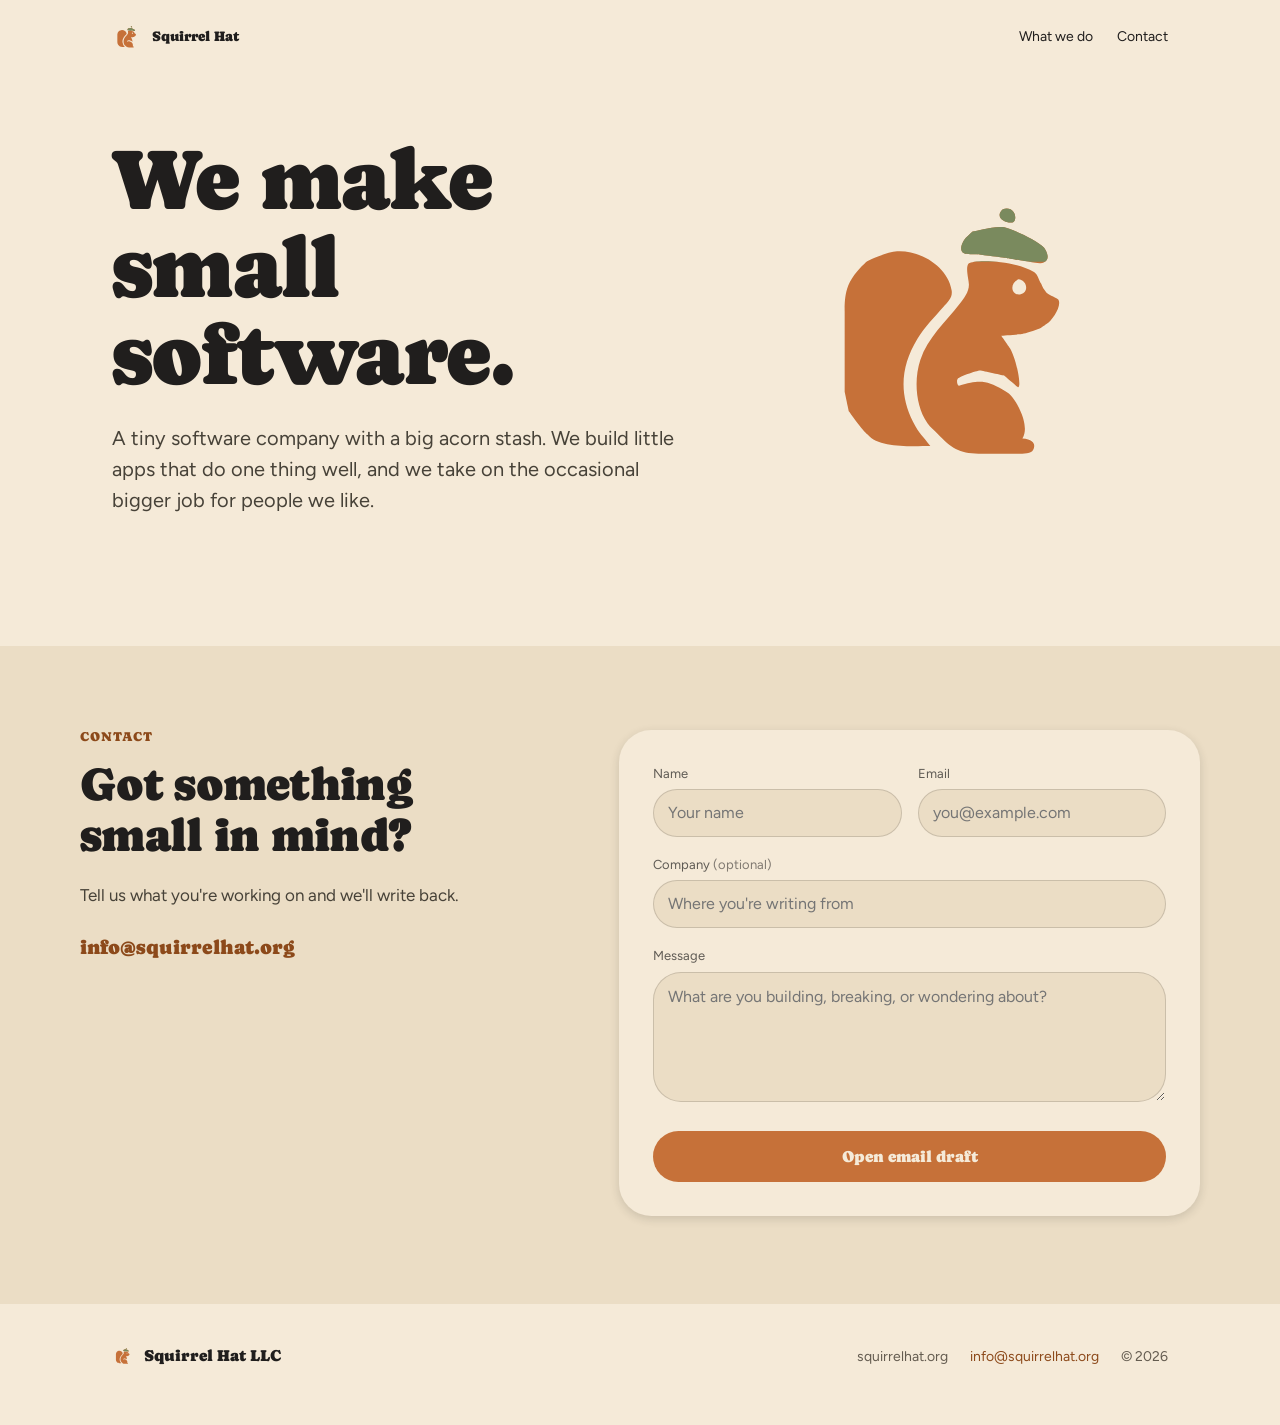
<file: index.html>
<!DOCTYPE html>
<html lang="en">
<head>
<meta charset="utf-8">
<meta name="viewport" content="width=device-width, initial-scale=1">
<title>Squirrel Hat - We make small software.</title>
<meta name="description" content="Squirrel Hat LLC is a tiny software company. We build little apps that do one thing well, and take on the occasional bigger job for people we like.">
<link rel="icon" href="assets/mascot.svg" type="image/svg+xml">
<link rel="icon" href="assets/favicon-32.png" type="image/png" sizes="32x32">
<link rel="shortcut icon" href="favicon.ico">
<link rel="apple-touch-icon" href="assets/apple-touch-icon.png">
<link rel="stylesheet" href="css/styles.css">
<link rel="preconnect" href="https://fonts.gstatic.com" crossorigin>
</head>
<body>
<div class="sh-page">

  <nav class="nav sh-nav">
    <a href="#top" class="nav-brand">
      <img class="sh-brand-mark" src="assets/mascot.svg" alt="" />
      Squirrel Hat
    </a>
    <a href="#work">What we do</a>
    <a href="#contact">Contact</a>
  </nav>

  <section id="top" class="sh-hero">
    <div class="sh-hero-copy">
      <h1>We make small software.</h1>
      <p class="sh-hero-lede">A tiny software company with a big acorn stash. We build little apps that do one thing well, and we take on the occasional bigger job for people we like.</p>
      <div class="sh-hero-actions">
        <!-- <a href="#contact" class="btn btn-primary">Say hello</a> -->
        <!-- <a href="#work" class="btn btn-secondary">See what we do</a> -->
      </div>
    </div>

    <div class="sh-mascot-wrap">
      <img class="sh-mascot" src="assets/mascot.svg" alt="Squirrel Hat mascot — a squirrel wearing an acorn cap" />
    </div>
  </section>

  <!-- <section id="work" class="sh-work">
    <h6>What we do</h6>
    <h2>Three hats, hung by the door.</h2>
    <p class="sh-work-lede">We're new, so the shelf is still mostly empty — but here's the shape of the work.</p>

    <div class="sh-work-grid">
      <div class="card elev-sm">
        <span class="sh-dot sh-dot--apps"></span>
        <div class="card-title">Little apps</div>
        <p class="card-body">Small, unrelated tools that scratch a specific itch. No dashboards, no onboarding flow, no five-year roadmap. Just the thing you needed.</p>
      </div>
      <div class="card elev-sm">
        <span class="sh-dot sh-dot--work"></span>
        <div class="card-title">Software work</div>
        <p class="card-body">Building, fixing, or finishing software for other people. Prototypes, internal tools, the app that's been 90% done since spring.</p>
      </div>
      <div class="card elev-sm">
        <span class="sh-dot sh-dot--experiments"></span>
        <div class="card-title">Odd experiments</div>
        <p class="card-body">Things we build because we're curious. Some become products, most stay in the tree. You'll hear about them either way.</p>
      </div>
    </div>
  </section> -->

  <section id="contact" class="sh-contact">
    <div class="sh-contact-grid">
      <div>
        <h6>Contact</h6>
        <h2>Got something small in mind?</h2>
        <p class="sh-contact-lede">Tell us what you're working on and we'll write back. </p>
        <p class="sh-contact-email"><a href="mailto:info@squirrelhat.org">info@squirrelhat.org</a></p>
      </div>

      <div class="card elev-md sh-contact-card">
        <div id="sh-sent" class="sh-sent">
          <span class="sh-sent-icon"></span>
          <div class="sh-sent-title">Draft ready.</div>
          <p class="sh-sent-body">Thanks <span id="sh-sent-name"></span> — we opened a draft in your email app. Just hit send and we'll get back to you shortly.</p>
          <button type="button" id="sh-reset" class="btn btn-secondary">Send another</button>
        </div>

        <form id="sh-contact-form" class="sh-form">
          <div class="sh-form-row">
            <div class="field">
              <label for="sh-name">Name</label>
              <input id="sh-name" class="input" name="name" required placeholder="Your name" />
            </div>
            <div class="field">
              <label for="sh-email">Email</label>
              <input id="sh-email" class="input" name="email" type="email" required placeholder="you@example.com" />
            </div>
          </div>
          <div class="field">
            <label for="sh-company">Company <span class="text-muted">(optional)</span></label>
            <input id="sh-company" class="input" name="company" placeholder="Where you're writing from" />
          </div>
          <div class="field">
            <label for="sh-message">Message</label>
            <textarea id="sh-message" class="input" name="message" required placeholder="What are you building, breaking, or wondering about?"></textarea>
          </div>
          <button type="submit" class="btn btn-primary btn-block">Open email draft</button>
        </form>
      </div>
    </div>
  </section>

  <footer class="sh-footer">
    <div class="sh-footer-brand">
      <img class="sh-footer-mark" src="assets/mascot.svg" alt="" />
      Squirrel Hat LLC
    </div>
    <div class="sh-footer-links">
      <span>squirrelhat.org</span>
      <a href="mailto:info@squirrelhat.org">info@squirrelhat.org</a>
      <span>© 2026</span>
    </div>
  </footer>
</div>

<script src="js/main.js"></script>
</body>
</html>
</file>
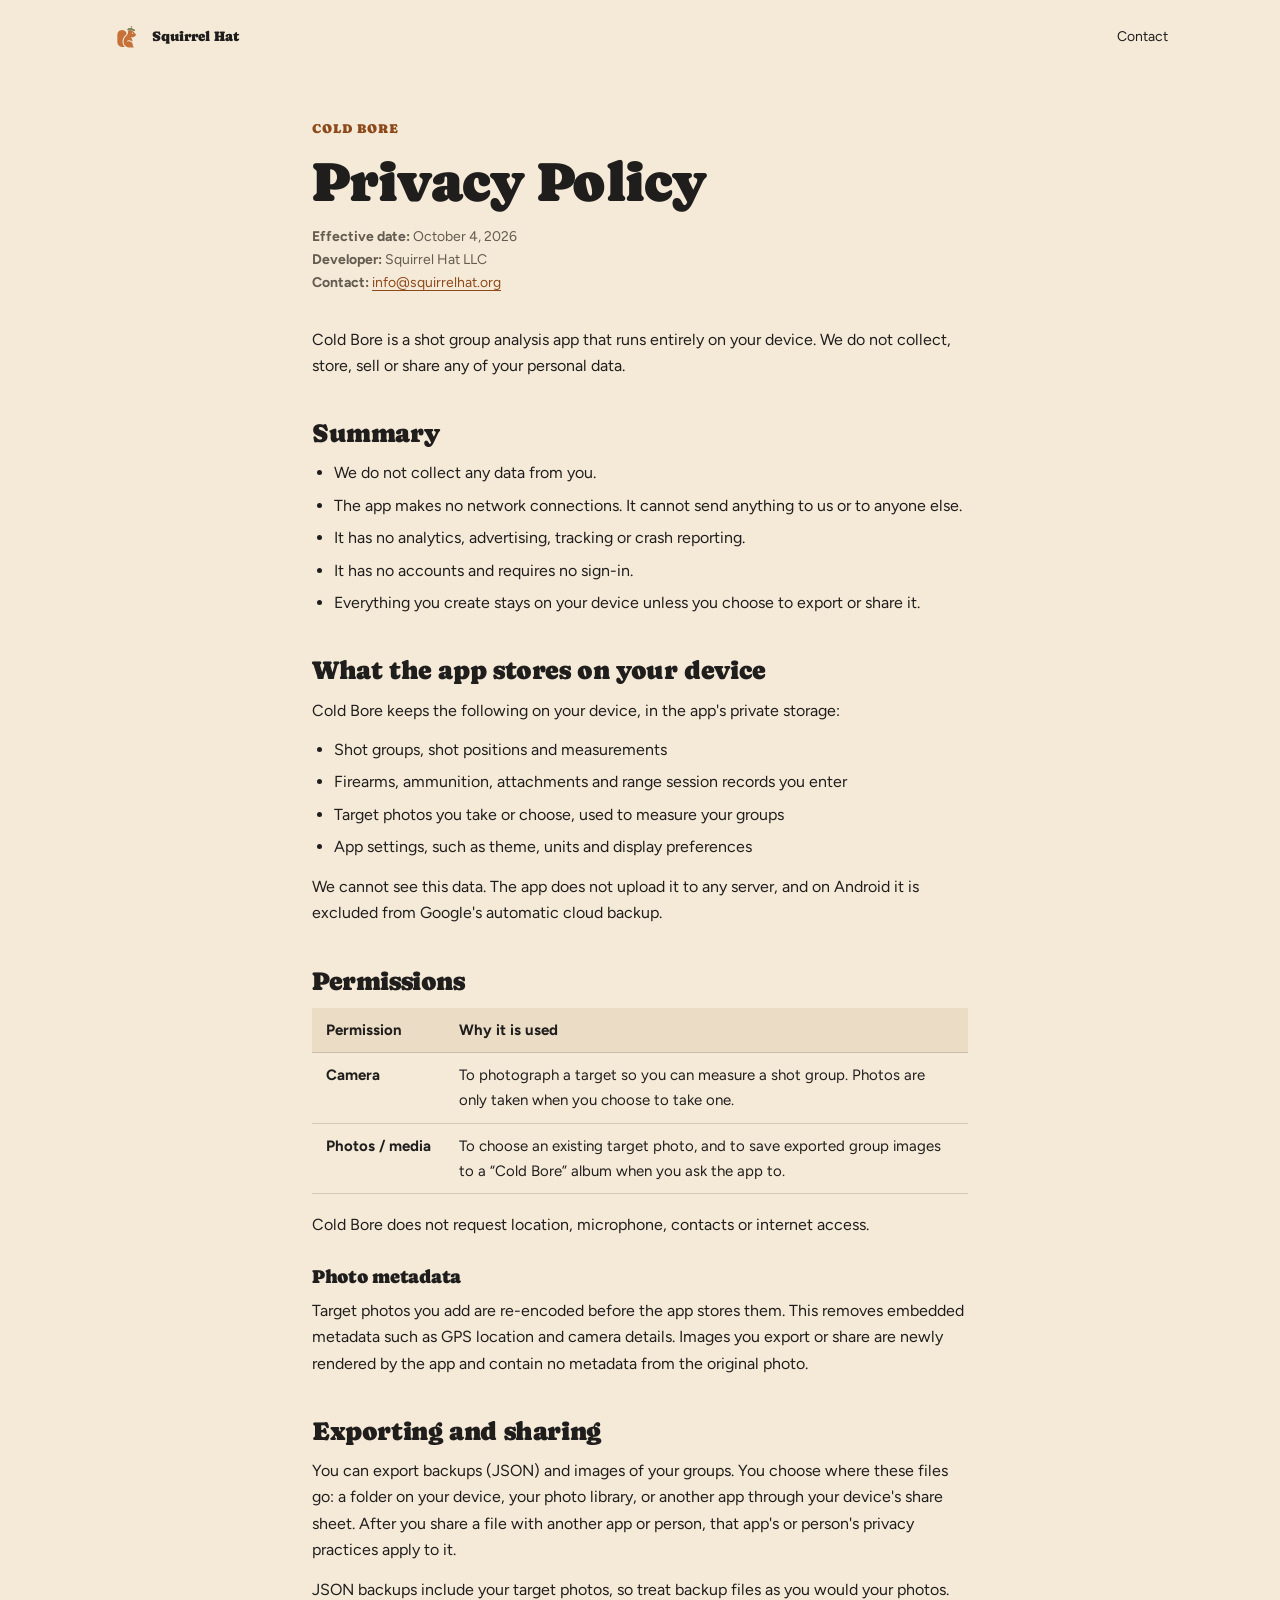
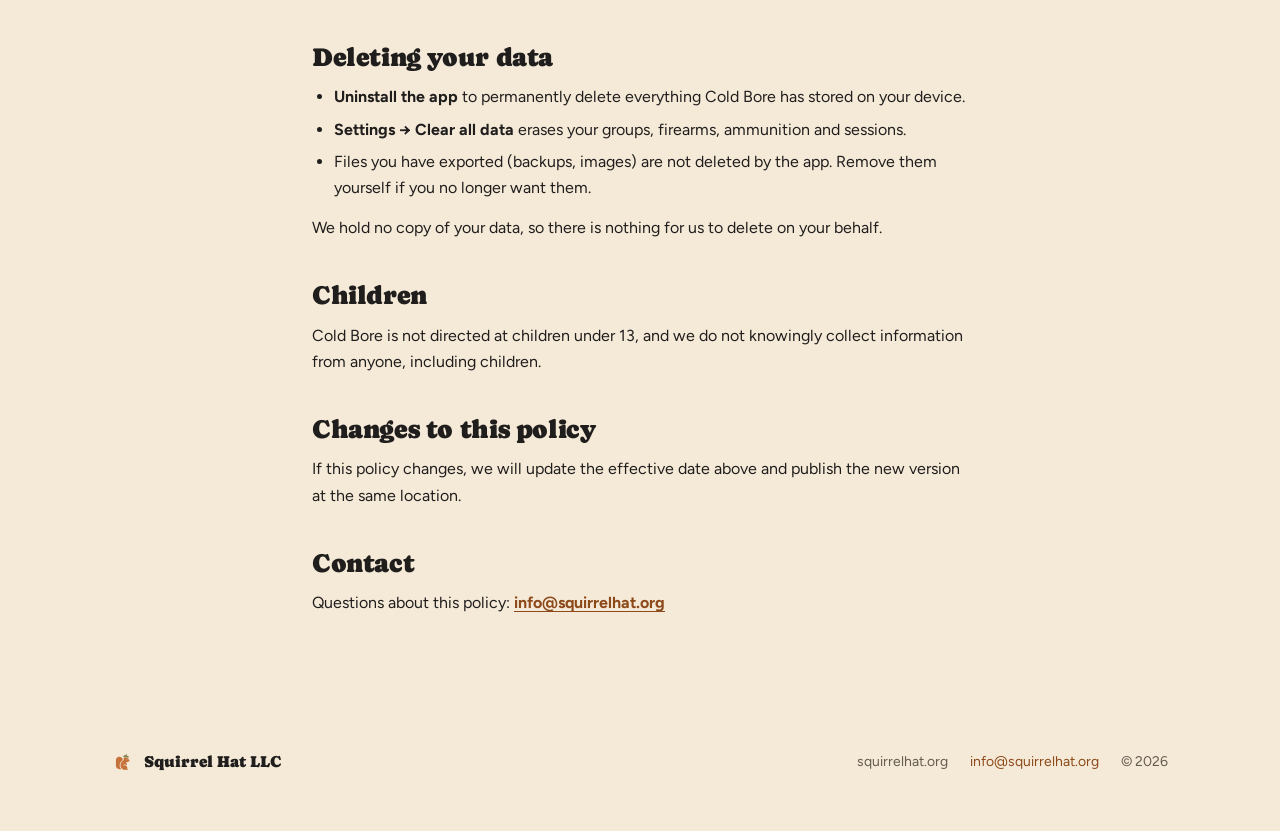
<file: cold-bore/privacy/index.html>
<!DOCTYPE html>
<html lang="en">
<head>
<meta charset="utf-8">
<meta name="viewport" content="width=device-width, initial-scale=1">
<title>Cold Bore Privacy Policy - Squirrel Hat</title>
<meta name="description" content="Privacy policy for Cold Bore, an app by Squirrel Hat LLC.">
<link rel="icon" href="/assets/mascot.svg" type="image/svg+xml">
<link rel="icon" href="/assets/favicon-32.png" type="image/png" sizes="32x32">
<link rel="shortcut icon" href="/favicon.ico">
<link rel="apple-touch-icon" href="/assets/apple-touch-icon.png">
<link rel="stylesheet" href="/css/styles.css">
<link rel="preconnect" href="https://fonts.gstatic.com" crossorigin>
</head>
<body>
<div class="sh-page">

  <nav class="nav sh-nav">
    <a href="/" class="nav-brand">
      <img class="sh-brand-mark" src="/assets/mascot.svg" alt="" />
      Squirrel Hat
    </a>
    <a href="/#contact">Contact</a>
  </nav>

  <main class="sh-doc">
    <h6>Cold Bore</h6>
    <h1>Privacy Policy</h1>
    <p class="sh-doc-meta">
      <strong>Effective date:</strong> October 4, 2026<br>
      <strong>Developer:</strong> Squirrel Hat LLC<br>
      <strong>Contact:</strong> <a href="mailto:info@squirrelhat.org">info@squirrelhat.org</a>
    </p>

    <p>Cold Bore is a shot group analysis app that runs entirely on your device. We do not collect, store, sell or share any of your personal data.</p>

    <h2>Summary</h2>
    <ul>
      <li>We do not collect any data from you.</li>
      <li>The app makes no network connections. It cannot send anything to us or to anyone else.</li>
      <li>It has no analytics, advertising, tracking or crash reporting.</li>
      <li>It has no accounts and requires no sign-in.</li>
      <li>Everything you create stays on your device unless you choose to export or share it.</li>
    </ul>

    <h2>What the app stores on your device</h2>
    <p>Cold Bore keeps the following on your device, in the app's private storage:</p>
    <ul>
      <li>Shot groups, shot positions and measurements</li>
      <li>Firearms, ammunition, attachments and range session records you enter</li>
      <li>Target photos you take or choose, used to measure your groups</li>
      <li>App settings, such as theme, units and display preferences</li>
    </ul>
    <p>We cannot see this data. The app does not upload it to any server, and on Android it is excluded from Google's automatic cloud backup.</p>

    <h2>Permissions</h2>
    <div class="sh-doc-table">
      <table>
        <thead>
          <tr><th>Permission</th><th>Why it is used</th></tr>
        </thead>
        <tbody>
          <tr><td><strong>Camera</strong></td><td>To photograph a target so you can measure a shot group. Photos are only taken when you choose to take one.</td></tr>
          <tr><td><strong>Photos / media</strong></td><td>To choose an existing target photo, and to save exported group images to a &ldquo;Cold Bore&rdquo; album when you ask the app to.</td></tr>
        </tbody>
      </table>
    </div>
    <p>Cold Bore does not request location, microphone, contacts or internet access.</p>

    <h3>Photo metadata</h3>
    <p>Target photos you add are re-encoded before the app stores them. This removes embedded metadata such as GPS location and camera details. Images you export or share are newly rendered by the app and contain no metadata from the original photo.</p>

    <h2>Exporting and sharing</h2>
    <p>You can export backups (JSON) and images of your groups. You choose where these files go: a folder on your device, your photo library, or another app through your device's share sheet. After you share a file with another app or person, that app's or person's privacy practices apply to it.</p>
    <p>JSON backups include your target photos, so treat backup files as you would your photos.</p>

    <h2>Deleting your data</h2>
    <ul>
      <li><strong>Uninstall the app</strong> to permanently delete everything Cold Bore has stored on your device.</li>
      <li><strong>Settings &rarr; Clear all data</strong> erases your groups, firearms, ammunition and sessions.</li>
      <li>Files you have exported (backups, images) are not deleted by the app. Remove them yourself if you no longer want them.</li>
    </ul>
    <p>We hold no copy of your data, so there is nothing for us to delete on your behalf.</p>

    <h2>Children</h2>
    <p>Cold Bore is not directed at children under 13, and we do not knowingly collect information from anyone, including children.</p>

    <h2>Changes to this policy</h2>
    <p>If this policy changes, we will update the effective date above and publish the new version at the same location.</p>

    <h2>Contact</h2>
    <p>Questions about this policy: <a href="mailto:info@squirrelhat.org"><strong>info@squirrelhat.org</strong></a></p>
  </main>

  <footer class="sh-footer">
    <div class="sh-footer-brand">
      <img class="sh-footer-mark" src="/assets/mascot.svg" alt="" />
      Squirrel Hat LLC
    </div>
    <div class="sh-footer-links">
      <span>squirrelhat.org</span>
      <a href="mailto:info@squirrelhat.org">info@squirrelhat.org</a>
      <span>© 2026</span>
    </div>
  </footer>
</div>
</body>
</html>
</file>
<file: css/styles.css>
/* Organic — design-system tokens and component classes. */
@import url('https://fonts.googleapis.com/css2?family=Caprasimo:wght@400&family=Figtree:wght@400;600;700&display=swap');

:root {
  --color-bg: #f5ead8;
  --color-surface: #ebddc5;
  --color-text: #201e1d;
  --color-accent: #c67139;
  --color-accent-2: #7a8a5e;
  --color-divider: color-mix(in srgb, #201e1d 16%, transparent);

  --color-neutral-100: #f9f4ed;
  --color-neutral-200: #eee7db;
  --color-neutral-300: #dcd3c4;
  --color-neutral-400: #c0b6a5;
  --color-neutral-500: #a19786;
  --color-neutral-600: #82796a;
  --color-neutral-700: #645c50;
  --color-neutral-800: #474238;
  --color-neutral-900: #2e2b25;

  --color-accent-100: #fff2eb;
  --color-accent-200: #ffe1d0;
  --color-accent-300: #ffc6a5;
  --color-accent-400: #f6a06b;
  --color-accent-500: #d67f48;
  --color-accent-600: #b2622d;
  --color-accent-700: #8c491a;
  --color-accent-800: #643312;
  --color-accent-900: #402310;

  --color-accent-2-100: #f0fae1;
  --color-accent-2-200: #e1eecc;
  --color-accent-2-300: #ccdbb2;
  --color-accent-2-400: #aebf92;
  --color-accent-2-500: #8fa073;
  --color-accent-2-600: #728157;
  --color-accent-2-700: #56633f;
  --color-accent-2-800: #3d472b;
  --color-accent-2-900: #272e1b;

  --font-heading: "Caprasimo", system-ui, sans-serif;
  --font-heading-weight: 400;
  --font-body: "Figtree", system-ui, sans-serif;

  --space-1: 4.4px;
  --space-2: 8.8px;
  --space-3: 13.2px;
  --space-4: 17.6px;
  --space-6: 26.4px;
  --space-8: 35.2px;

  --radius-sm: 8px;
  --radius-md: 16px;
  --radius-lg: 28px;

  --shadow-sm: 0 1px 2px color-mix(in srgb, #2e2b25 14%, transparent);
  --shadow-md: 0 3px 10px color-mix(in srgb, #2e2b25 16%, transparent);
  --shadow-lg: 0 12px 32px color-mix(in srgb, #2e2b25 22%, transparent);
}

body {
  background: var(--color-bg);
  color: var(--color-text);
  font-family: var(--font-body);
}
h1, h2, h3, h4 { font-family: var(--font-heading); font-weight: var(--font-heading-weight); }

*, *::before, *::after { box-sizing: border-box; }
body { margin: 0; font-size: 15px; line-height: 1.55; font-weight: 400; }
h1, h2, h3, h4, h5, h6 {
  font-family: var(--font-heading); font-weight: var(--font-heading-weight);
  line-height: 1.12; letter-spacing: -0.015em; margin: 0 0 var(--space-2);
}
h1 { font-size: 42px; }
h2 { font-size: 32px; }
h3 { font-size: 25px; }
h4 { font-size: 20px; }
h5 { font-size: 16px; }
h6 { font-size: 13px; }
h6 { letter-spacing: 0.08em; text-transform: uppercase; }
p { margin: 0 0 var(--space-3); }
a { color: var(--color-accent-700); text-underline-offset: 3px; text-decoration: none; }
a:hover { color: var(--color-accent); }
img { display: block; max-width: 100%; }
figure { margin: 0; }
figcaption {
  font-size: 11px; margin-top: var(--space-1);
  color: color-mix(in srgb, var(--color-text) 55%, transparent);
}
.text-muted { color: color-mix(in srgb, var(--color-text) 55%, transparent); }
:focus { outline: none; }
:focus-visible { outline: 2px solid var(--color-accent); outline-offset: 2px; }
::selection { background: color-mix(in srgb, var(--color-accent) 30%, transparent); }

.hr {
  height: 1px; border: 0; margin: var(--space-4) 0;
  background: var(--color-divider);
}

/* — buttons — */
.btn {
  display: inline-flex; align-items: center; justify-content: center; gap: 6px;
  cursor: pointer; text-decoration: none;
  font-family: var(--font-heading); font-weight: var(--font-heading-weight);
  font-size: 14px; line-height: 1.2; color: var(--color-text);
  background: transparent; border: 1px solid transparent;
  padding: var(--space-2) calc(var(--space-3) * 1.2);
  border-radius: var(--radius-md);
}
.btn svg { display: block; }
.btn:disabled { opacity: 0.45; cursor: not-allowed; }
.btn-primary { background: var(--color-accent); color: var(--color-bg); }
.btn-primary:hover { background: var(--color-accent-600); }
.btn-primary:active { background: var(--color-accent-700); }
.btn-secondary { border-color: var(--color-divider); }
.btn-secondary:hover { background: color-mix(in srgb, var(--color-text) 7%, transparent); }
.btn-secondary:active { background: color-mix(in srgb, var(--color-text) 14%, transparent); }
.btn-block { width: 100%; margin-top: var(--space-2); }

/* — forms — */
.field > label {
  display: block; font-size: 12px; margin-bottom: 5px;
  color: color-mix(in srgb, var(--color-text) 70%, transparent);
}
.input {
  width: 100%; min-height: 36px; padding: 6px 10px; font: inherit;
  font-size: 14px; color: var(--color-text); caret-color: var(--color-accent);
  background: var(--color-surface);
  border: 1px solid var(--color-divider); border-radius: var(--radius-md);
}
.input:hover { border-color: color-mix(in srgb, var(--color-text) 45%, transparent); }
.input:focus-visible { border-color: var(--color-accent); outline-offset: 0; }
textarea.input { min-height: 90px; resize: vertical; }

/* — cards — */
.card {
  display: flex; flex-direction: column; gap: var(--space-2);
  padding: var(--space-3); border-radius: var(--radius-md); background: var(--color-surface);
}
.card-title {
  font-family: var(--font-heading); font-weight: var(--font-heading-weight);
  font-size: 17px; line-height: 1.2;
}
.card-body { margin: 0; font-size: 13px; opacity: 0.8; flex: 1; }
.elev-sm { box-shadow: var(--shadow-sm); }
.elev-md { box-shadow: var(--shadow-md); }
.elev-lg { box-shadow: var(--shadow-lg); }

/* — tags — */
.tag {
  display: inline-flex; align-items: center; font-size: 11px;
  letter-spacing: 0.02em; padding: 3px 10px;
  border-radius: calc(var(--radius-md) * 0.75);
}
.tag-accent-2 { background: var(--color-accent-2-100); color: var(--color-accent-2-800); }

/* — navigation — */
.nav {
  display: flex; align-items: center; gap: var(--space-4);
  padding: var(--space-3) var(--space-4);
}
.nav-brand {
  display: flex; align-items: center; gap: 10px;
  font-family: var(--font-heading); font-weight: var(--font-heading-weight);
  font-size: 18px; margin-right: auto;
}
.nav a { color: inherit; text-decoration: none; font-size: 14px; }
.nav a:hover, .nav a[aria-current='page'] { color: var(--color-accent); }

/* — rounded frame — */
.card { border-radius: calc(var(--radius-lg) * 1.15); }
.btn, .tag, .input { border-radius: 999px; }
.input { padding-inline: 14px; }

/* ══════════════════════════════════════════════════════════════════════
   Squirrel Hat landing page
   ══════════════════════════════════════════════════════════════════ */

body { overflow-x: hidden; }

.sh-page {
  background: var(--color-bg);
  color: var(--color-text);
  font-family: var(--font-body);
  min-height: 100vh;
}

.sh-nav {
  max-width: 1120px;
  margin: 0 auto;
  padding: 22px clamp(20px, 5vw, 32px);
  gap: clamp(16px, 3vw, 24px);
}

.sh-brand-mark {
  width: 30px; height: 30px;
}

.sh-hero {
  position: relative;
  max-width: 1120px;
  margin: 0 auto;
  padding: clamp(24px, 5vw, 40px) clamp(20px, 5vw, 32px) clamp(56px, 9vw, 96px);
  display: grid;
  grid-template-columns: minmax(0, 1.15fr) minmax(0, 0.85fr);
  gap: clamp(24px, 5vw, 56px);
  align-items: center;
}

.sh-hero-copy { position: relative; z-index: 2; }

.sh-hero h1 {
  font-size: clamp(40px, 8.5vw, 86px);
  line-height: 1.02;
  letter-spacing: -0.02em;
  margin: 22px 0 0;
  max-width: 15ch;
  text-wrap: balance;
}

.sh-hero-lede {
  font-size: clamp(17px, 2.4vw, 20px);
  line-height: 1.55;
  max-width: 46ch;
  margin: 24px 0 0;
  color: var(--color-neutral-800);
}

.sh-hero-actions {
  display: flex; flex-wrap: wrap; gap: 12px; margin-top: 34px;
}
.sh-hero-actions .btn { font-size: 16px; padding: 14px 26px; }

.sh-mascot-wrap {
  display: grid; place-items: center;
  width: min(320px, 68vw);
  margin-inline: auto;
}

@keyframes sh-bobble {
  0%, 100% { transform: translateY(0) rotate(-3deg); }
  50% { transform: translateY(-10px) rotate(2deg); }
}
.sh-mascot {
  width: 100%; height: auto; display: block;
  animation: sh-bobble 6s ease-in-out infinite;
}

.sh-work {
  max-width: 1120px;
  margin: 0 auto;
  padding: 8px clamp(20px, 5vw, 32px) clamp(56px, 9vw, 96px);
}
.sh-work h6 { color: var(--color-accent-700); margin: 0 0 14px; }
.sh-work h2 { font-size: clamp(32px, 3.6vw, 46px); margin: 0; max-width: 22ch; }
.sh-work-lede { font-size: 17px; max-width: 52ch; margin: 18px 0 0; color: var(--color-neutral-800); }

.sh-work-grid {
  display: grid;
  grid-template-columns: repeat(auto-fit, minmax(min(260px, 100%), 1fr));
  gap: 20px;
  margin-top: clamp(30px, 5vw, 44px);
}
.sh-work-grid .card { padding: 30px; gap: 12px; }
.sh-work-grid .card-title { font-size: 23px; margin-top: 6px; }
.sh-work-grid .card-body { font-size: 15px; opacity: 1; color: var(--color-neutral-800); }

.sh-dot {
  width: 44px; height: 44px; border-radius: 999px; display: block;
}
.sh-dot--apps { background: var(--color-accent-300); }
.sh-dot--work { background: var(--color-accent-2-300); }
.sh-dot--experiments { background: var(--color-neutral-400); }

.sh-contact {
  background: var(--color-surface);
  padding: clamp(52px, 8vw, 84px) clamp(20px, 5vw, 32px) clamp(56px, 8vw, 88px);
}
.sh-contact-grid {
  max-width: 1120px;
  margin: 0 auto;
  display: grid;
  grid-template-columns: minmax(0, 0.9fr) minmax(0, 1.1fr);
  gap: clamp(32px, 5vw, 64px);
  align-items: start;
}
.sh-contact h6 { color: var(--color-accent-700); margin: 0 0 14px; }
.sh-contact h2 { font-size: clamp(32px, 3.6vw, 46px); margin: 0; max-width: 16ch; }
.sh-contact-lede { font-size: 17px; max-width: 40ch; margin: 20px 0 0; color: var(--color-neutral-800); }
.sh-contact-email { font-size: 17px; margin: 24px 0 0; }
.sh-contact-email a { font-size: 20px; font-family: var(--font-heading); }

.sh-contact-card { background: var(--color-bg); padding: clamp(22px, 4vw, 34px); gap: 18px; }

.sh-form-row { display: grid; grid-template-columns: 1fr 1fr; gap: 16px; }
.sh-form { display: grid; gap: 18px; }
.sh-form .field label { font-size: 13px; }
.sh-form input.input, .sh-form textarea.input { min-height: 48px; font-size: 16px; }
.sh-form textarea.input { min-height: 130px; border-radius: var(--radius-lg); padding: 12px 14px; }
.sh-form button[type="submit"] { font-size: 16px; padding: 15px 26px; margin-top: 4px; }

.sh-sent { display: none; }
.sh-sent.is-visible { display: grid; }
.sh-sent {
  gap: 14px; padding: 18px 0 10px; justify-items: start;
}
.sh-sent-icon {
  width: 52px; height: 52px; border-radius: 999px;
  background: var(--color-accent-2-300); display: block;
}
.sh-sent-title { font-family: var(--font-heading); font-size: 27px; line-height: 1.15; }
.sh-sent-body { font-size: 16px; margin: 0; color: var(--color-neutral-800); max-width: 34ch; }
.sh-sent button { font-size: 15px; padding: 11px 22px; }

.sh-form.is-hidden { display: none; }

.sh-footer {
  max-width: 1120px;
  margin: 0 auto;
  padding: 40px clamp(20px, 5vw, 32px) 56px;
  display: flex; flex-wrap: wrap; gap: 18px;
  align-items: center; justify-content: space-between;
}
.sh-footer-brand {
  display: flex; align-items: center; gap: 10px;
  font-family: var(--font-heading); font-size: 16px;
}
.sh-footer-mark {
  width: 22px; height: 22px;
}
.sh-footer-links {
  display: flex; flex-wrap: wrap; gap: 22px;
  font-size: 14px; color: var(--color-neutral-700);
}

/* — long-form document pages (privacy policies, terms) — */
.sh-doc {
  max-width: 720px;
  margin: 0 auto;
  padding: clamp(24px, 5vw, 48px) clamp(20px, 5vw, 32px) clamp(48px, 8vw, 80px);
  font-size: 16px;
  line-height: 1.65;
}
.sh-doc h6 { color: var(--color-accent-700); margin: 0 0 14px; }
.sh-doc h1 { font-size: clamp(36px, 6vw, 56px); margin: 0; }
.sh-doc h2 { font-size: clamp(22px, 3vw, 26px); margin: 40px 0 12px; }
.sh-doc h3 { font-size: 19px; margin: 28px 0 10px; }
.sh-doc-meta { color: var(--color-neutral-700); font-size: 14px; margin: 12px 0 32px; }
.sh-doc ul, .sh-doc ol { padding-left: 1.4em; margin: 0 0 var(--space-3); }
.sh-doc li { margin-bottom: 6px; }
.sh-doc a { text-decoration: underline; }
.sh-doc-table { overflow-x: auto; margin: 0 0 var(--space-4); }
.sh-doc table { width: 100%; border-collapse: collapse; font-size: 15px; }
.sh-doc th, .sh-doc td {
  text-align: left; vertical-align: top;
  padding: 10px 14px; border-bottom: 1px solid var(--color-divider);
}
.sh-doc th { font-weight: 700; background: var(--color-surface); }
.sh-doc td:first-child { white-space: nowrap; }

@keyframes sh-crumb {
  0% { transform: scale(1); opacity: .75; }
  100% { transform: scale(.2) translateY(14px); opacity: 0; }
}
.sh-crumb {
  position: absolute; width: 10px; height: 10px; border-radius: 50%;
  pointer-events: none; animation: sh-crumb 900ms ease-in forwards;
}

@media (max-width: 860px) {
  .sh-hero { grid-template-columns: 1fr !important; gap: 20px !important; }
  .sh-mascot-wrap { grid-row: 1 !important; justify-self: start !important; margin-inline: 0 !important; }
  .sh-contact-grid { grid-template-columns: 1fr !important; gap: 36px !important; }
}
@media (max-width: 560px) {
  .sh-nav { flex-wrap: wrap !important; row-gap: 10px !important; }
  .sh-form-row { grid-template-columns: 1fr !important; }
  .sh-hero-actions > a { flex: 1 1 100% !important; }
  .sh-footer { flex-direction: column !important; align-items: flex-start !important; }
}
@media (prefers-reduced-motion: reduce) {
  .sh-mascot { animation: none !important; }
}
</file>
